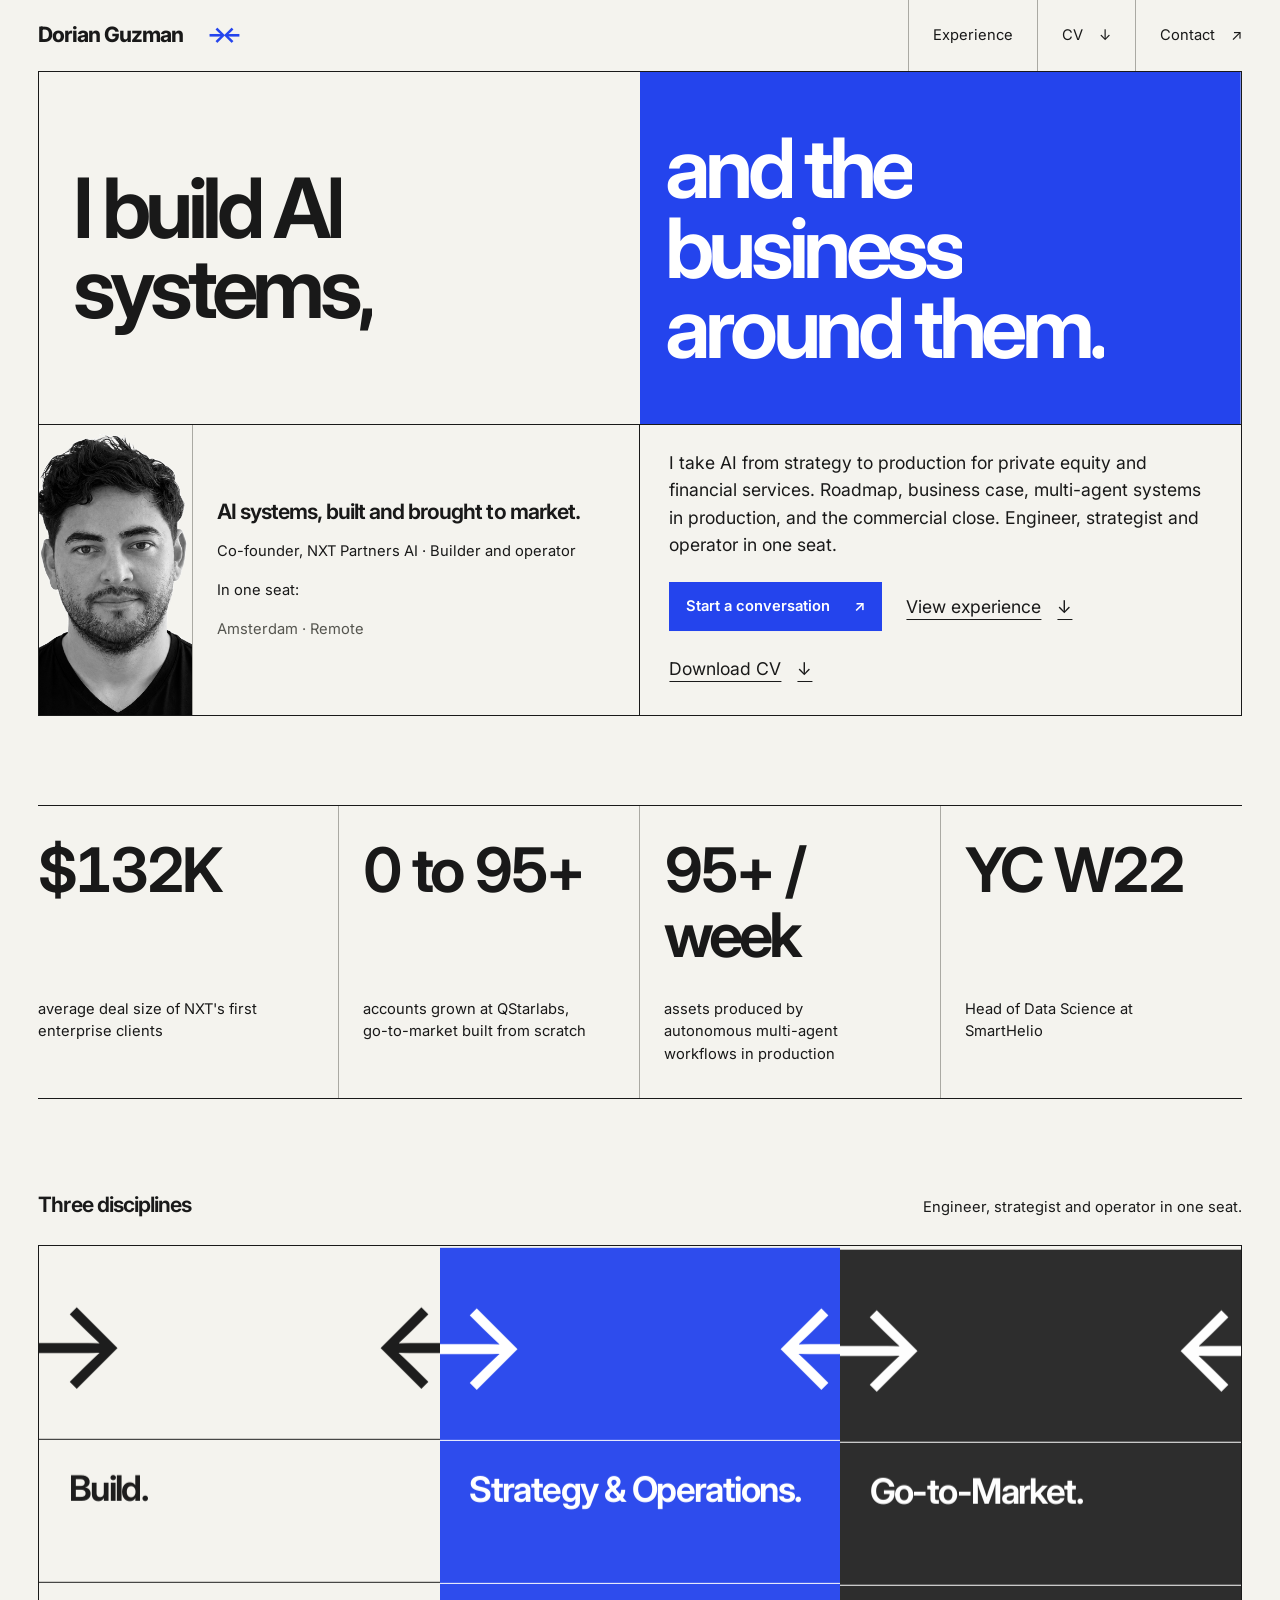
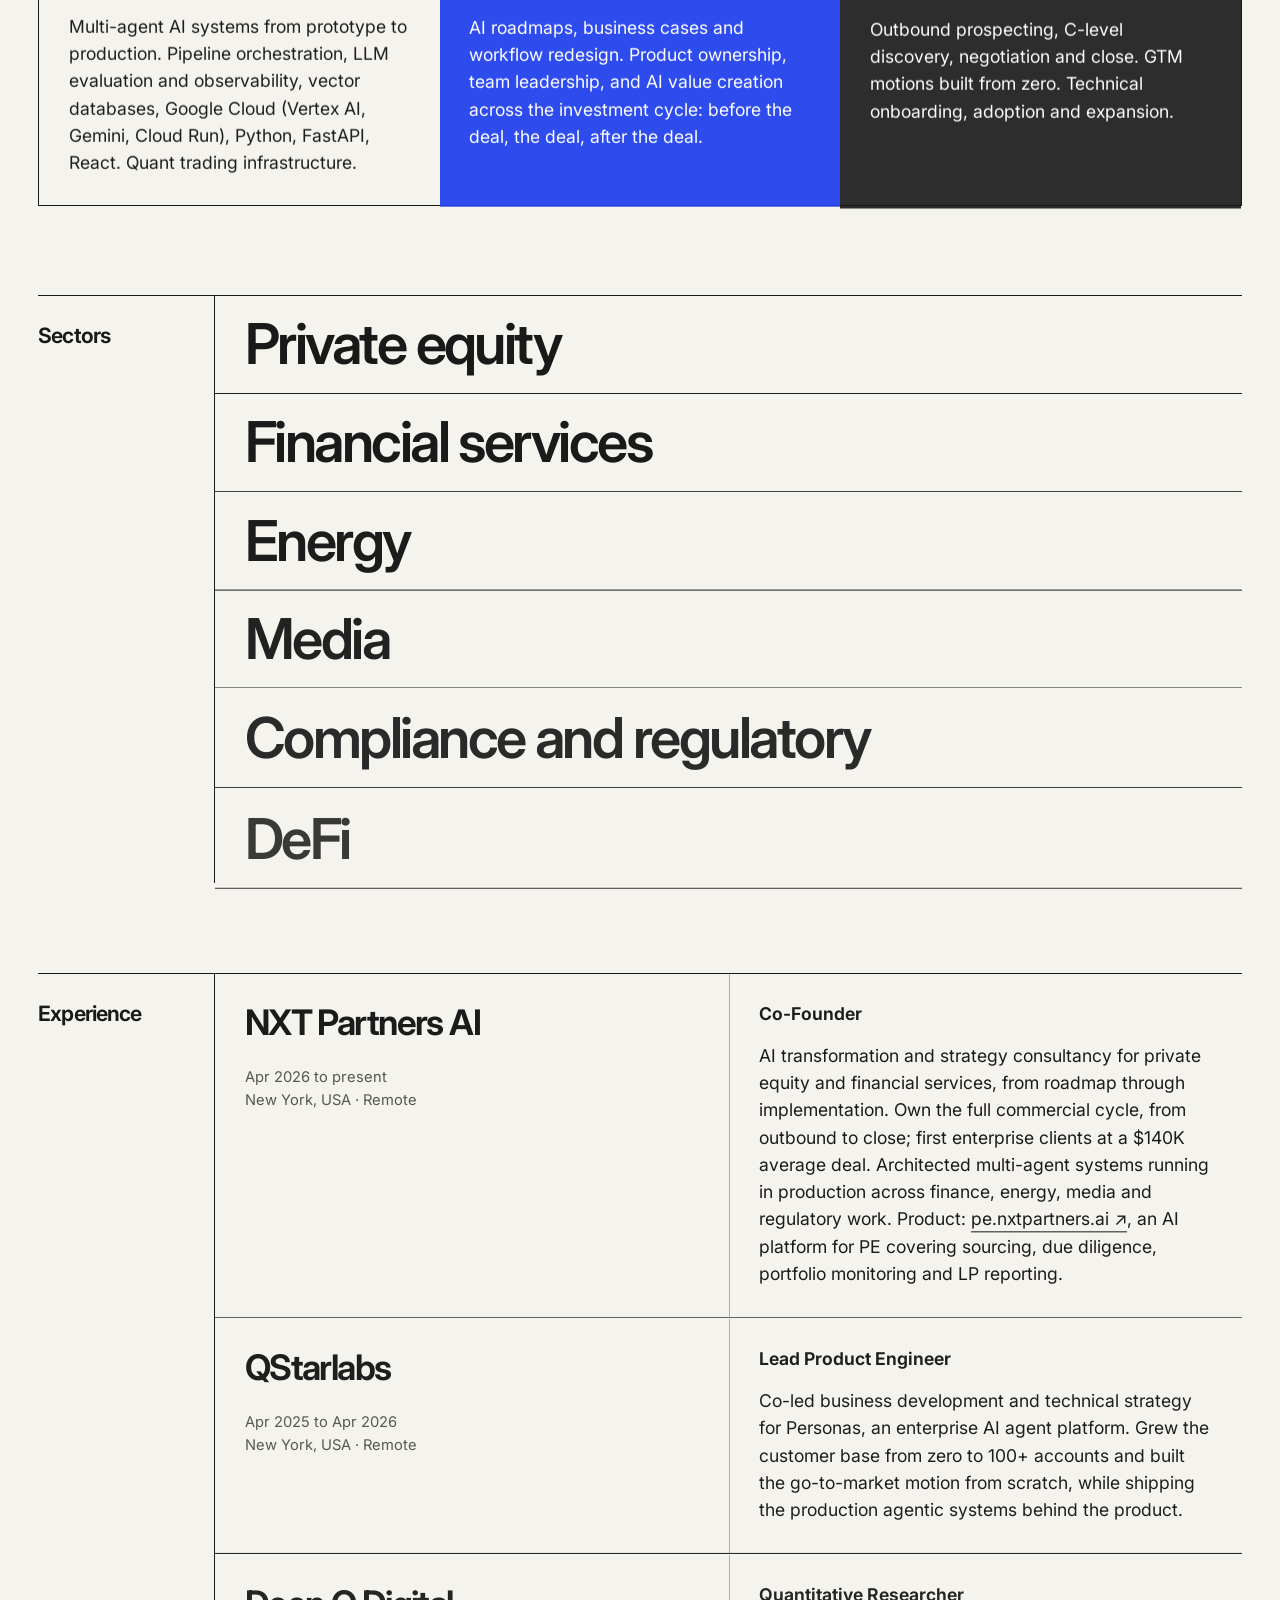
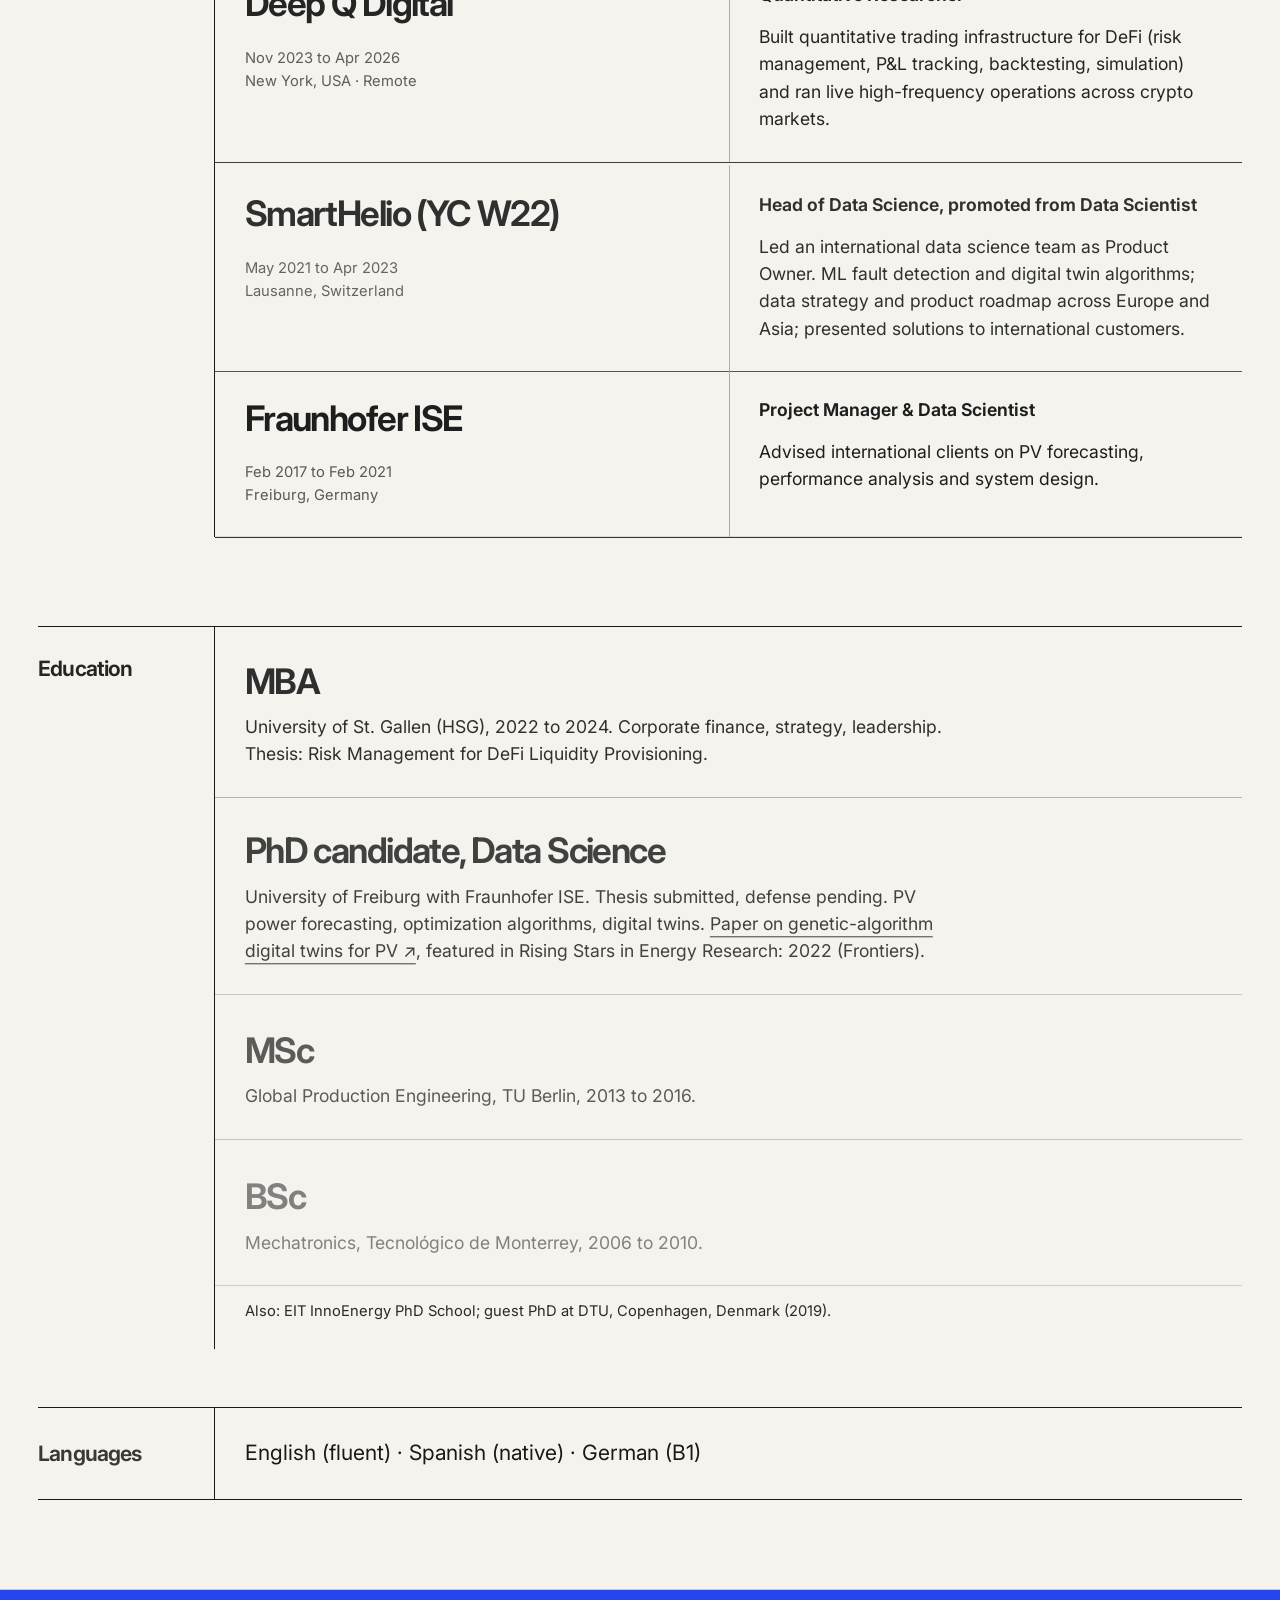
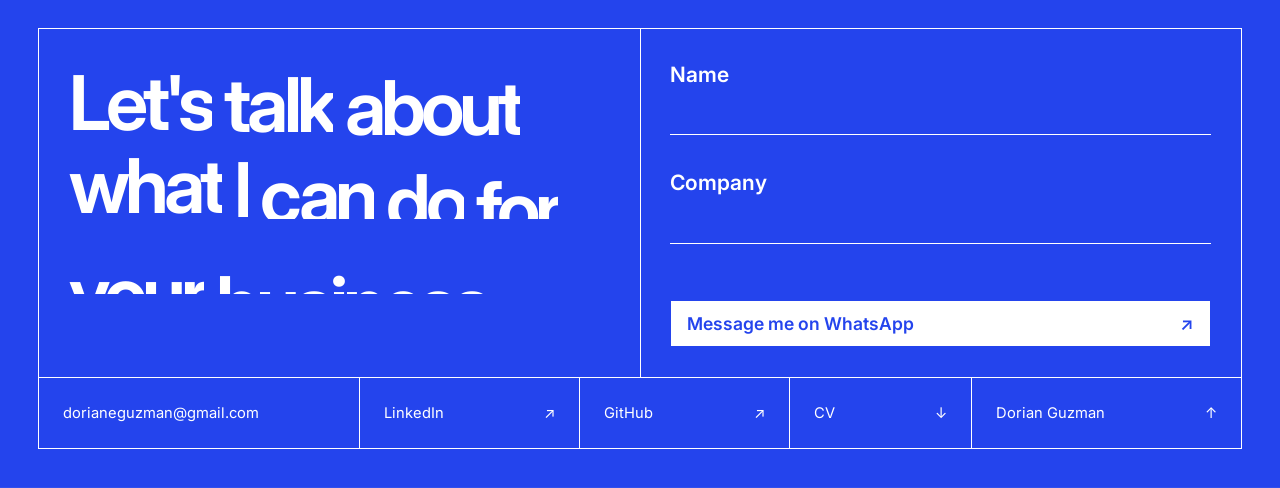
<file: index.html>
<!doctype html>
<html lang="en">
<head>
    <meta charset="utf-8">
    <meta name="viewport" content="width=device-width, initial-scale=1">
    <meta name="theme-color" content="#2444ed">
    <title>Dorian Guzman | AI systems, built and brought to market</title>
    <meta name="description" content="Dorian Guzman, co-founder of NXT Partners AI. Builds multi-agent AI systems and the business around them: strategy, operations and go-to-market for private equity and financial services.">
    <link rel="canonical" href="https://dorianguzman.github.io/">

    <meta property="og:type" content="profile">
    <meta property="og:title" content="Dorian Guzman | AI systems, built and brought to market">
    <meta property="og:description" content="Co-founder of NXT Partners AI. Engineer, strategist and operator in one seat.">
    <meta property="og:url" content="https://dorianguzman.github.io/">
    <meta property="og:image" content="https://dorianguzman.github.io/assets/images/og-image.png">
    <meta name="twitter:card" content="summary_large_image">
    <meta name="twitter:title" content="Dorian Guzman | AI systems, built and brought to market">
    <meta name="twitter:description" content="Co-founder of NXT Partners AI. Engineer, strategist and operator in one seat.">
    <meta name="twitter:image" content="https://dorianguzman.github.io/assets/images/og-image.png">

    <link rel="icon" type="image/svg+xml" href="assets/favicon.svg">
    <link rel="icon" type="image/png" sizes="32x32" href="assets/favicon-32x32.png">
    <link rel="icon" type="image/png" sizes="16x16" href="assets/favicon-16x16.png">
    <link rel="apple-touch-icon" sizes="180x180" href="assets/apple-touch-icon.png">

    <link rel="preconnect" href="https://fonts.googleapis.com">
    <link rel="preconnect" href="https://fonts.gstatic.com" crossorigin>
    <link href="https://fonts.googleapis.com/css2?family=Inter:wght@400;500;600;650;700;750;800&display=swap" rel="stylesheet">
    <link rel="stylesheet" href="css/style.css">

    <!-- Motion gate: hide the hero intro before first paint only when motion is allowed; reveal anyway if GSAP never arrives. -->
    <script>
        if (matchMedia('(prefers-reduced-motion: no-preference)').matches) {
            document.documentElement.classList.add('motion');
            setTimeout(function () { if (!window.gsap) document.documentElement.classList.remove('motion'); }, 3000);
        }
    </script>
    <script src="js/vendor/gsap.min.js" defer></script>
    <script src="js/vendor/ScrollTrigger.min.js" defer></script>
    <script src="js/main.js" defer></script>

    <script type="application/ld+json">
    {
      "@context": "https://schema.org",
      "@type": "Person",
      "name": "Dorian Guzman",
      "jobTitle": "Co-Founder",
      "worksFor": { "@type": "Organization", "name": "NXT Partners AI", "url": "https://pe.nxtpartners.ai" },
      "description": "AI systems builder and operator: multi-agent AI in production, strategy and operations, and go-to-market for private equity and financial services.",
      "url": "https://dorianguzman.github.io",
      "image": "https://dorianguzman.github.io/assets/images/profile.png",
      "sameAs": [
        "https://www.linkedin.com/in/dorianguzmanrazo/",
        "https://github.com/dorianguzman",
        "https://github.com/dorian014"
      ],
      "alumniOf": [
        { "@type": "CollegeOrUniversity", "name": "University of St. Gallen (HSG)" },
        { "@type": "CollegeOrUniversity", "name": "University of Freiburg" },
        { "@type": "CollegeOrUniversity", "name": "Technische Universität Berlin" },
        { "@type": "CollegeOrUniversity", "name": "Tecnológico de Monterrey" }
      ],
      "hasCredential": [
        { "@type": "EducationalOccupationalCredential", "credentialCategory": "degree", "name": "MBA, University of St. Gallen" },
        { "@type": "EducationalOccupationalCredential", "credentialCategory": "degree", "name": "MSc Global Production Engineering, TU Berlin" },
        { "@type": "EducationalOccupationalCredential", "credentialCategory": "degree", "name": "BSc Mechatronics, Tecnológico de Monterrey" }
      ],
      "knowsAbout": [
        "Agentic AI Systems",
        "Multi-Agent Systems",
        "AI Strategy",
        "AI Value Creation in Private Equity",
        "Go-to-Market",
        "Data Science",
        "Quantitative Research",
        "Optimization"
      ]
    }
    </script>
</head>
<body>
<div class="progress" aria-hidden="true"></div>

<header class="header">
    <a class="wordmark" href="#top">Dorian Guzman<span class="brand-symbol" aria-hidden="true">→←</span></a>
    <nav aria-label="Main">
        <a href="#experience">Experience</a>
        <a href="assets/cv/dorian-guzman-cv.pdf" download>CV <span aria-hidden="true">↓</span></a>
        <a href="#contact">Contact <span aria-hidden="true">↗</span></a>
    </nav>
</header>

<main id="top">
    <section class="hero" aria-labelledby="hero-title">
        <h1 id="hero-title" class="split-title">
            <span class="hero-half left-half" data-split>I build AI<br>systems,</span>
            <span class="hero-half right-half" data-split>and the<br>business<br>around them.</span>
        </h1>
        <div class="hero-bottom">
            <div class="identity">
                <div class="portrait"><img src="assets/images/profile.png" alt="Dorian Guzman" width="1066" height="1066" fetchpriority="high"></div>
                <div class="identity-copy">
                    <p class="positioning">AI systems, built and brought to market.</p>
                    <p>Co-founder, NXT Partners AI · Builder and operator</p>
                    <p class="cycler">
                        <span class="sr-only">In one seat: engineer, strategist, operator and closer.</span>
                        <span aria-hidden="true">In one seat: <span class="cycler-window"><span class="cycler-all">Engineer · Strategist · Operator · Closer</span><span class="cycler-word"></span></span></span>
                    </p>
                    <p class="location">Amsterdam · Remote</p>
                </div>
            </div>
            <div class="hero-intro">
                <p>I take AI from strategy to production for private equity and financial services. Roadmap, business case, multi-agent systems in production, and the commercial close. Engineer, strategist and operator in one seat.</p>
                <div class="actions">
                    <a class="button primary" href="#contact">Start a conversation <span aria-hidden="true">↗</span></a>
                    <a class="text-link" href="#experience">View experience <span aria-hidden="true">↓</span></a>
                    <a class="text-link" href="assets/cv/dorian-guzman-cv.pdf" download>Download CV <span aria-hidden="true">↓</span></a>
                </div>
            </div>
        </div>
    </section>

    <section class="proof section-space" aria-label="Proof">
        <dl class="proof-grid">
            <div class="proof-item" data-rise><dt>$<span class="count" data-to="140">140</span>K</dt><dd>average deal size of NXT's first enterprise clients</dd></div>
            <div class="proof-item" data-rise><dt>0 to <span class="count" data-to="100">100</span>+</dt><dd>accounts grown at QStarlabs, go-to-market built from scratch</dd></div>
            <div class="proof-item" data-rise><dt><span class="count" data-to="100">100</span>+ / week</dt><dd>assets produced by autonomous multi-agent workflows in production</dd></div>
            <div class="proof-item" data-rise><dt>YC W22</dt><dd>Head of Data Science at SmartHelio</dd></div>
        </dl>
    </section>

    <section class="disciplines section-space" aria-label="Three disciplines">
        <div class="section-heading" data-rise><h2>Three disciplines</h2><p>Engineer, strategist and operator in one seat.</p></div>
        <div class="discipline-grid">
            <article class="discipline" data-rise>
                <div class="converge" aria-hidden="true"><span>→</span><span>←</span></div>
                <h3>Build.</h3>
                <p>Multi-agent AI systems from prototype to production. Pipeline orchestration, LLM evaluation and observability, vector databases, Google Cloud (Vertex AI, Gemini, Cloud Run), Python, FastAPI, React. Quant trading infrastructure.</p>
            </article>
            <article class="discipline" data-rise>
                <div class="converge" aria-hidden="true"><span>→</span><span>←</span></div>
                <h3>Strategy &amp; Operations.</h3>
                <p>AI roadmaps, business cases and workflow redesign. Product ownership, team leadership, and AI value creation across the investment cycle: before the deal, the deal, after the deal.</p>
            </article>
            <article class="discipline" data-rise>
                <div class="converge" aria-hidden="true"><span>→</span><span>←</span></div>
                <h3>Go-to-Market.</h3>
                <p>Outbound prospecting, C-level discovery, negotiation and close. GTM motions built from zero. Technical onboarding, adoption and expansion.</p>
            </article>
        </div>
    </section>

    <section class="editorial sectors section-space" aria-labelledby="sectors-title">
        <h2 id="sectors-title" data-rise>Sectors</h2>
        <ul>
            <li data-rise>Private equity</li>
            <li data-rise>Financial services</li>
            <li data-rise>Energy</li>
            <li data-rise>Media</li>
            <li data-rise>Compliance and regulatory</li>
            <li data-rise>DeFi</li>
        </ul>
    </section>

    <section class="editorial experience section-space" id="experience" aria-labelledby="experience-title">
        <h2 id="experience-title" data-rise>Experience</h2>
        <div class="career-list">
            <article class="career-row" data-rise>
                <div class="career-title"><h3>NXT Partners AI</h3><p>Apr 2026 to present<br>New York, USA · Remote</p></div>
                <div class="career-detail"><h4>Co-Founder</h4><p>AI transformation and strategy consultancy for private equity and financial services, from roadmap through implementation. Own the full commercial cycle, from outbound to close; first enterprise clients at a $140K average deal. Architected multi-agent systems running in production across finance, energy, media and regulatory work. Product: <a href="https://pe.nxtpartners.ai" target="_blank" rel="noopener noreferrer">pe.nxtpartners.ai <span aria-hidden="true">↗</span></a>, an AI platform for PE covering sourcing, due diligence, portfolio monitoring and LP reporting.</p></div>
            </article>
            <article class="career-row" data-rise>
                <div class="career-title"><h3>QStarlabs</h3><p>Apr 2025 to Apr 2026<br>New York, USA · Remote</p></div>
                <div class="career-detail"><h4>Lead Product Engineer</h4><p>Co-led business development and technical strategy for Personas, an enterprise AI agent platform. Grew the customer base from zero to 100+ accounts and built the go-to-market motion from scratch, while shipping the production agentic systems behind the product.</p></div>
            </article>
            <article class="career-row" data-rise>
                <div class="career-title"><h3>Deep Q Digital</h3><p>Nov 2023 to Apr 2026<br>New York, USA · Remote</p></div>
                <div class="career-detail"><h4>Quantitative Researcher</h4><p>Built quantitative trading infrastructure for DeFi (risk management, P&amp;L tracking, backtesting, simulation) and ran live high-frequency operations across crypto markets.</p></div>
            </article>
            <article class="career-row" data-rise>
                <div class="career-title"><h3>SmartHelio (YC W22)</h3><p>May 2021 to Apr 2023<br>Lausanne, Switzerland</p></div>
                <div class="career-detail"><h4>Head of Data Science, promoted from Data Scientist</h4><p>Led an international data science team as Product Owner. ML fault detection and digital twin algorithms; data strategy and product roadmap across Europe and Asia; presented solutions to international customers.</p></div>
            </article>
            <article class="career-row" data-rise>
                <div class="career-title"><h3>Fraunhofer ISE</h3><p>Feb 2017 to Feb 2021<br>Freiburg, Germany</p></div>
                <div class="career-detail"><h4>Project Manager &amp; Data Scientist</h4><p>Advised international clients on PV forecasting, performance analysis and system design.</p></div>
            </article>
        </div>
    </section>

    <section class="editorial education section-space" aria-labelledby="education-title">
        <h2 id="education-title" data-rise>Education</h2>
        <div>
            <article class="education-row" data-rise><h3>MBA</h3><p>University of St. Gallen (HSG), 2022 to 2024. Corporate finance, strategy, leadership. Thesis: Risk Management for DeFi Liquidity Provisioning.</p></article>
            <article class="education-row" data-rise><h3>PhD candidate, Data Science</h3><p>University of Freiburg with Fraunhofer ISE. Thesis submitted, defense pending. PV power forecasting, optimization algorithms, digital twins. <a href="https://doi.org/10.3389/fenrg.2023.1060215" target="_blank" rel="noopener noreferrer">Paper on genetic-algorithm digital twins for PV <span aria-hidden="true">↗</span></a>, featured in Rising Stars in Energy Research: 2022 (Frontiers).</p></article>
            <article class="education-row" data-rise><h3>MSc</h3><p>Global Production Engineering, TU Berlin, 2013 to 2016.</p></article>
            <article class="education-row" data-rise><h3>BSc</h3><p>Mechatronics, Tecnológico de Monterrey, 2006 to 2010.</p></article>
            <p class="also" data-rise>Also: EIT InnoEnergy PhD School; guest PhD at DTU, Copenhagen, Denmark (2019).</p>
        </div>
    </section>

    <section class="editorial languages" aria-labelledby="languages-title">
        <h2 id="languages-title" data-rise>Languages</h2>
        <p>English (fluent) · Spanish (native) · German (B1)</p>
    </section>

    <section class="contact" id="contact" aria-labelledby="contact-title">
        <div class="contact-main">
            <h2 id="contact-title" data-split>Let's talk about what I can do for your business.</h2>
            <form id="whatsapp-form" action="https://wa.me/4915739511230" method="get" target="_blank" rel="noopener noreferrer">
                <label for="name">Name</label>
                <input id="name" name="name" autocomplete="name" required maxlength="120">
                <label for="company">Company</label>
                <input id="company" name="company" autocomplete="organization" required maxlength="160">
                <button class="button" type="submit">Message me on WhatsApp <span aria-hidden="true">↗</span></button>
            </form>
        </div>
        <footer>
            <a href="mailto:dorianeguzman@gmail.com">dorianeguzman@gmail.com</a>
            <a href="https://www.linkedin.com/in/dorianguzmanrazo/" target="_blank" rel="noopener noreferrer">LinkedIn <span aria-hidden="true">↗</span></a>
            <a href="https://github.com/dorianguzman" target="_blank" rel="noopener noreferrer">GitHub <span aria-hidden="true">↗</span></a>
            <a href="assets/cv/dorian-guzman-cv.pdf" download>CV <span aria-hidden="true">↓</span></a>
            <a href="#top">Dorian Guzman <span aria-hidden="true">↑</span></a>
        </footer>
    </section>
</main>
</body>
</html>
</file>
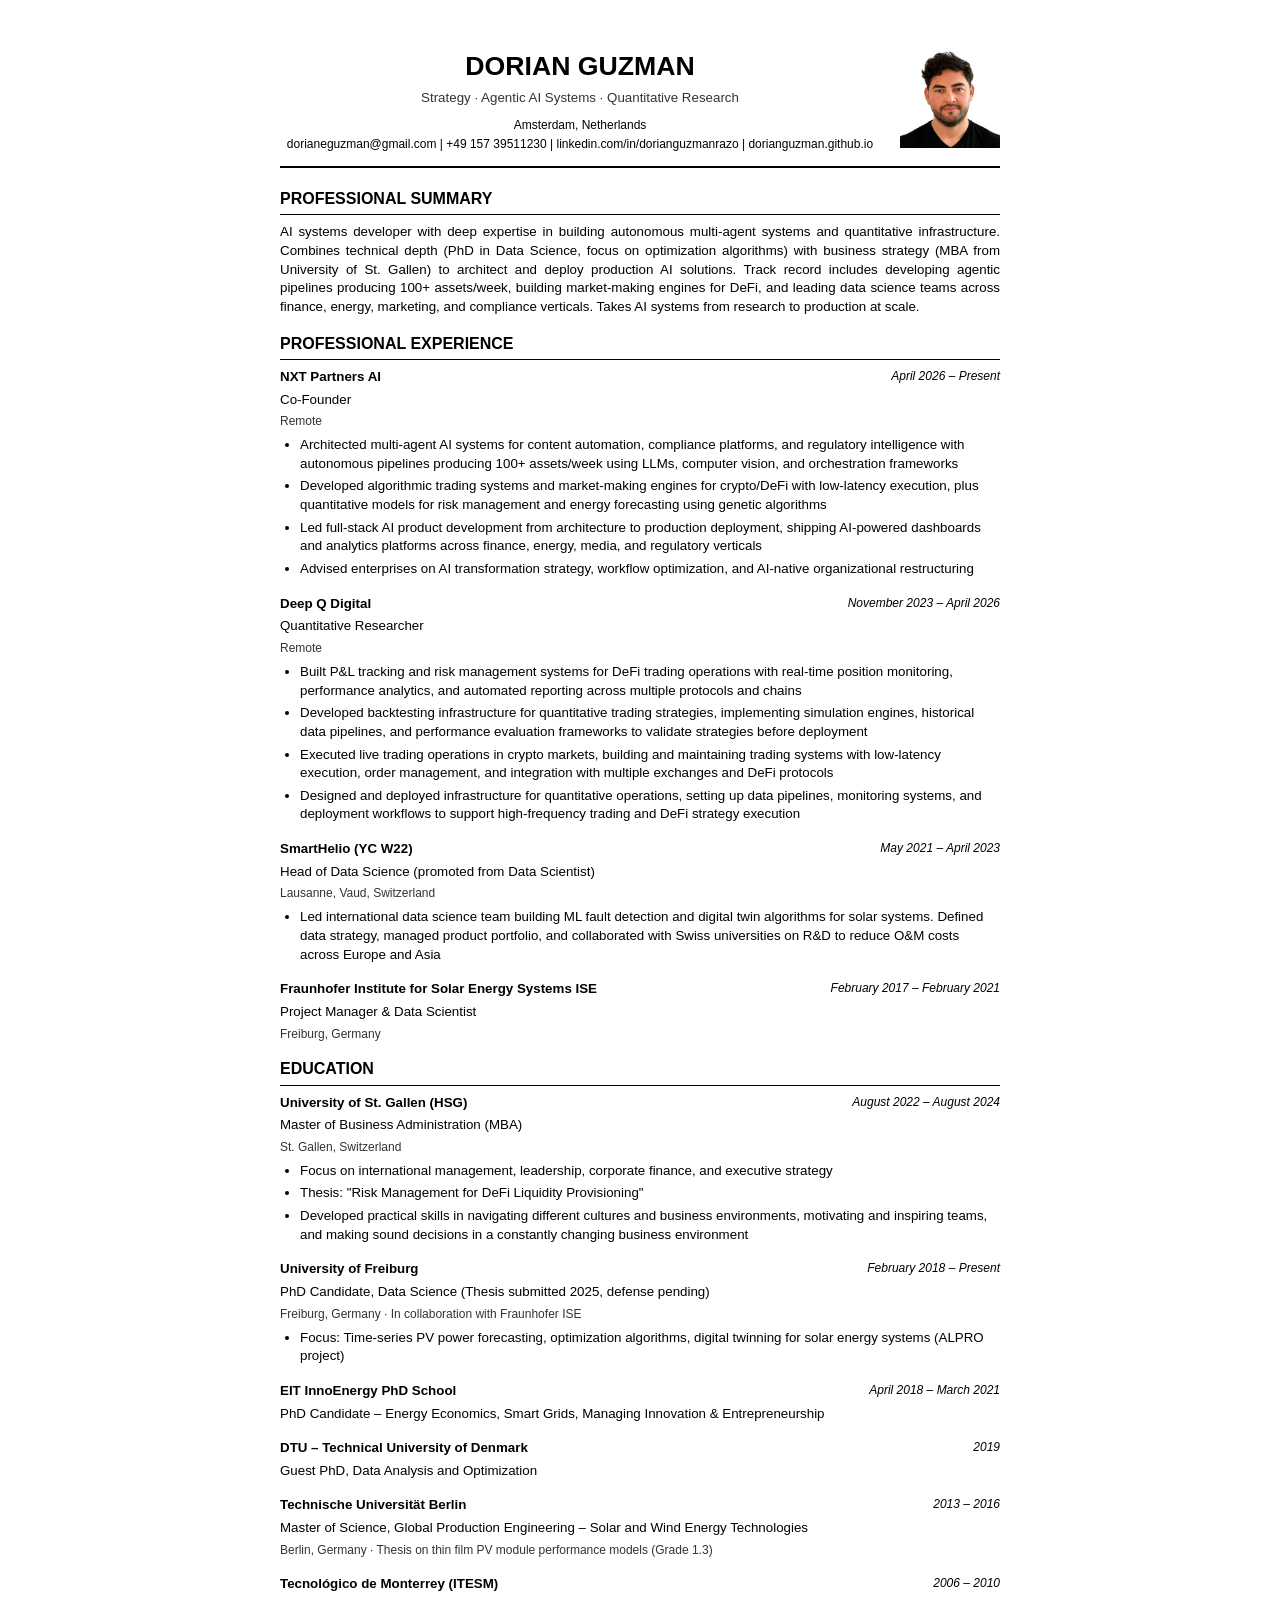
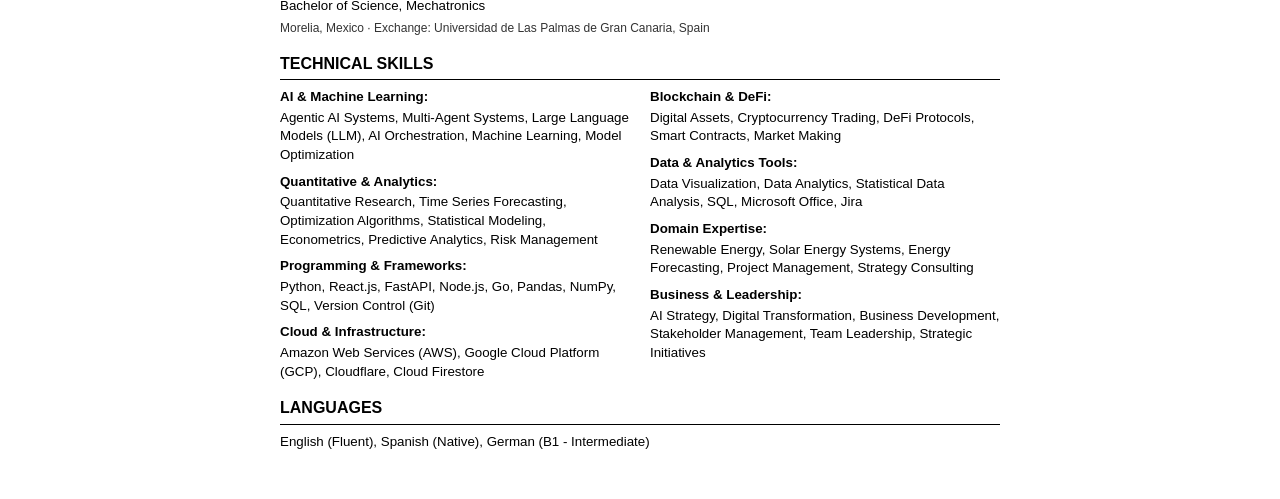
<file: assets/pdf/cv-template.html>
<!DOCTYPE html>
<html lang="en">
<head>
    <meta charset="UTF-8">
    <meta name="viewport" content="width=device-width, initial-scale=1.0">
    <title>Dorian Guzman - CV</title>
    <style>
        /* ATS-Optimized Styles - Simple, Clean, Parseable */
        * {
            margin: 0;
            padding: 0;
            box-sizing: border-box;
        }

        body {
            font-family: Arial, Helvetica, sans-serif;
            font-size: 10pt;
            line-height: 1.4;
            color: #000000;
            background: #ffffff;
            max-width: 8.5in;
            margin: 0 auto;
            padding: 0.5in;
        }

        /* Header */
        .header {
            position: relative;
            text-align: center;
            margin-bottom: 20px;
            border-bottom: 2px solid #000000;
            padding-bottom: 10px;
            min-height: 120px;
        }

        .profile-photo {
            position: absolute;
            right: 0;
            top: 0;
            width: 100px;
            height: 100px;
            object-fit: cover;
        }

        .name {
            font-size: 20pt;
            font-weight: bold;
            margin-bottom: 4px;
            padding-right: 120px;
        }

        .title-line {
            font-size: 10pt;
            color: #333333;
            margin-bottom: 8px;
            padding-right: 120px;
        }

        .contact {
            font-size: 9pt;
            line-height: 1.6;
            padding-right: 120px;
        }

        .contact a {
            color: #000000;
            text-decoration: none;
        }

        /* Section Headings */
        h2 {
            font-size: 12pt;
            font-weight: bold;
            text-transform: uppercase;
            margin-top: 16px;
            margin-bottom: 8px;
            border-bottom: 1px solid #000000;
            padding-bottom: 4px;
        }

        /* Summary */
        .summary {
            margin-bottom: 16px;
            text-align: justify;
        }

        /* Experience & Education Entries */
        .entry {
            margin-bottom: 16px;
        }

        .entry-header {
            display: flex;
            justify-content: space-between;
            margin-bottom: 4px;
        }

        .company, .school {
            font-weight: bold;
            font-size: 10pt;
        }

        .dates {
            font-style: italic;
            font-size: 9pt;
        }

        .title, .degree {
            font-size: 10pt;
            margin-bottom: 4px;
        }

        .location {
            font-size: 9pt;
            color: #333333;
            margin-bottom: 6px;
        }

        /* Bullet Points */
        ul {
            margin-left: 20px;
            margin-top: 4px;
        }

        li {
            margin-bottom: 4px;
        }

        /* Skills */
        .skills-list {
            columns: 2;
            column-gap: 20px;
        }

        .skill-category {
            margin-bottom: 8px;
            break-inside: avoid;
        }

        .skill-category strong {
            display: block;
            margin-bottom: 2px;
        }

        /* Publications */
        .publication {
            margin-bottom: 8px;
            text-align: justify;
        }

        /* Print Optimization - Match Screen Rendering Exactly */
        @media print {
            * {
                -webkit-print-color-adjust: exact !important;
                print-color-adjust: exact !important;
            }

            /* Keep exact same dimensions as screen */
            body {
                padding: 0.25in 0.02in 0.5in 0.02in !important;  /* top 0.25in, right 0.02in, bottom 0.5in, left 0.02in */
                margin: 0 !important;
                max-width: 8.5in !important;
            }

            /* Prevent page breaks inside important sections */
            .entry, .skill-category, .header {
                page-break-inside: avoid;
                break-inside: avoid;
            }

            h2 {
                page-break-after: avoid;
            }

            /* Ensure images print */
            img {
                max-width: 100%;
            }

            /* Remove any links underlines in print */
            a {
                text-decoration: none !important;
            }
        }

    </style>
</head>
<body>

<!-- Header -->
<div class="header">
    <img src="../images/profile.png" alt="Dorian Guzman" class="profile-photo">
    <div class="name">DORIAN GUZMAN</div>
    <div class="title-line">Strategy · Agentic AI Systems · Quantitative Research</div>
    <div class="contact">
        Amsterdam, Netherlands<br>
        <a href="mailto:dorianeguzman@gmail.com">dorianeguzman@gmail.com</a> |
        +49 157 39511230 |
        <a href="https://linkedin.com/in/dorianguzmanrazo">linkedin.com/in/dorianguzmanrazo</a> |
        <a href="https://dorianguzman.github.io">dorianguzman.github.io</a>
    </div>
</div>

<!-- Professional Summary -->
<h2>Professional Summary</h2>
<div class="summary">
AI systems developer with deep expertise in building autonomous multi-agent systems and quantitative infrastructure. Combines technical depth (PhD in Data Science, focus on optimization algorithms) with business strategy (MBA from University of St. Gallen) to architect and deploy production AI solutions. Track record includes developing agentic pipelines producing 100+ assets/week, building market-making engines for DeFi, and leading data science teams across finance, energy, marketing, and compliance verticals. Takes AI systems from research to production at scale.
</div>

<!-- Experience -->
<h2>Professional Experience</h2>

<div class="entry">
    <div class="entry-header">
        <div class="company">NXT Partners AI</div>
        <div class="dates">April 2026 – Present</div>
    </div>
    <div class="title">Co-Founder</div>
    <div class="location">Remote</div>
    <ul>
        <li>Architected multi-agent AI systems for content automation, compliance platforms, and regulatory intelligence with autonomous pipelines producing 100+ assets/week using LLMs, computer vision, and orchestration frameworks</li>
        <li>Developed algorithmic trading systems and market-making engines for crypto/DeFi with low-latency execution, plus quantitative models for risk management and energy forecasting using genetic algorithms</li>
        <li>Led full-stack AI product development from architecture to production deployment, shipping AI-powered dashboards and analytics platforms across finance, energy, media, and regulatory verticals</li>
        <li>Advised enterprises on AI transformation strategy, workflow optimization, and AI-native organizational restructuring</li>
    </ul>
</div>

<div class="entry">
    <div class="entry-header">
        <div class="company">Deep Q Digital</div>
        <div class="dates">November 2023 – April 2026</div>
    </div>
    <div class="title">Quantitative Researcher</div>
    <div class="location">Remote</div>
    <ul>
        <li>Built P&L tracking and risk management systems for DeFi trading operations with real-time position monitoring, performance analytics, and automated reporting across multiple protocols and chains</li>
        <li>Developed backtesting infrastructure for quantitative trading strategies, implementing simulation engines, historical data pipelines, and performance evaluation frameworks to validate strategies before deployment</li>
        <li>Executed live trading operations in crypto markets, building and maintaining trading systems with low-latency execution, order management, and integration with multiple exchanges and DeFi protocols</li>
        <li>Designed and deployed infrastructure for quantitative operations, setting up data pipelines, monitoring systems, and deployment workflows to support high-frequency trading and DeFi strategy execution</li>
    </ul>
</div>

<div class="entry">
    <div class="entry-header">
        <div class="company">SmartHelio (YC W22)</div>
        <div class="dates">May 2021 – April 2023</div>
    </div>
    <div class="title">Head of Data Science (promoted from Data Scientist)</div>
    <div class="location">Lausanne, Vaud, Switzerland</div>
    <ul>
        <li>Led international data science team building ML fault detection and digital twin algorithms for solar systems. Defined data strategy, managed product portfolio, and collaborated with Swiss universities on R&D to reduce O&M costs across Europe and Asia</li>
    </ul>
</div>

<div class="entry">
    <div class="entry-header">
        <div class="company">Fraunhofer Institute for Solar Energy Systems ISE</div>
        <div class="dates">February 2017 – February 2021</div>
    </div>
    <div class="title">Project Manager & Data Scientist</div>
    <div class="location">Freiburg, Germany</div>
</div>

<!-- Education -->
<h2>Education</h2>

<div class="entry">
    <div class="entry-header">
        <div class="school">University of St. Gallen (HSG)</div>
        <div class="dates">August 2022 – August 2024</div>
    </div>
    <div class="degree">Master of Business Administration (MBA)</div>
    <div class="location">St. Gallen, Switzerland</div>
    <ul>
        <li>Focus on international management, leadership, corporate finance, and executive strategy</li>
        <li>Thesis: "Risk Management for DeFi Liquidity Provisioning"</li>
        <li>Developed practical skills in navigating different cultures and business environments, motivating and inspiring teams, and making sound decisions in a constantly changing business environment</li>
    </ul>
</div>

<div class="entry">
    <div class="entry-header">
        <div class="school">University of Freiburg</div>
        <div class="dates">February 2018 – Present</div>
    </div>
    <div class="degree">PhD Candidate, Data Science (Thesis submitted 2025, defense pending)</div>
    <div class="location">Freiburg, Germany · In collaboration with Fraunhofer ISE</div>
    <ul>
        <li>Focus: Time-series PV power forecasting, optimization algorithms, digital twinning for solar energy systems (ALPRO project)</li>
    </ul>
</div>

<div class="entry">
    <div class="entry-header">
        <div class="school">EIT InnoEnergy PhD School</div>
        <div class="dates">April 2018 – March 2021</div>
    </div>
    <div class="degree">PhD Candidate – Energy Economics, Smart Grids, Managing Innovation & Entrepreneurship</div>
</div>

<div class="entry">
    <div class="entry-header">
        <div class="school">DTU – Technical University of Denmark</div>
        <div class="dates">2019</div>
    </div>
    <div class="degree">Guest PhD, Data Analysis and Optimization</div>
</div>

<div class="entry">
    <div class="entry-header">
        <div class="school">Technische Universität Berlin</div>
        <div class="dates">2013 – 2016</div>
    </div>
    <div class="degree">Master of Science, Global Production Engineering – Solar and Wind Energy Technologies</div>
    <div class="location">Berlin, Germany · Thesis on thin film PV module performance models (Grade 1.3)</div>
</div>

<div class="entry">
    <div class="entry-header">
        <div class="school">Tecnológico de Monterrey (ITESM)</div>
        <div class="dates">2006 – 2010</div>
    </div>
    <div class="degree">Bachelor of Science, Mechatronics</div>
    <div class="location">Morelia, Mexico · Exchange: Universidad de Las Palmas de Gran Canaria, Spain</div>
</div>

<!-- Technical Skills -->
<h2>Technical Skills</h2>
<div class="skills-list">
    <div class="skill-category">
        <strong>AI & Machine Learning:</strong> Agentic AI Systems, Multi-Agent Systems, Large Language Models (LLM), AI Orchestration, Machine Learning, Model Optimization
    </div>
    <div class="skill-category">
        <strong>Quantitative & Analytics:</strong> Quantitative Research, Time Series Forecasting, Optimization Algorithms, Statistical Modeling, Econometrics, Predictive Analytics, Risk Management
    </div>
    <div class="skill-category">
        <strong>Programming & Frameworks:</strong> Python, React.js, FastAPI, Node.js, Go, Pandas, NumPy, SQL, Version Control (Git)
    </div>
    <div class="skill-category">
        <strong>Cloud & Infrastructure:</strong> Amazon Web Services (AWS), Google Cloud Platform (GCP), Cloudflare, Cloud Firestore
    </div>
    <div class="skill-category">
        <strong>Blockchain & DeFi:</strong> Digital Assets, Cryptocurrency Trading, DeFi Protocols, Smart Contracts, Market Making
    </div>
    <div class="skill-category">
        <strong>Data & Analytics Tools:</strong> Data Visualization, Data Analytics, Statistical Data Analysis, SQL, Microsoft Office, Jira
    </div>
    <div class="skill-category">
        <strong>Domain Expertise:</strong> Renewable Energy, Solar Energy Systems, Energy Forecasting, Project Management, Strategy Consulting
    </div>
    <div class="skill-category">
        <strong>Business & Leadership:</strong> AI Strategy, Digital Transformation, Business Development, Stakeholder Management, Team Leadership, Strategic Initiatives
    </div>
</div>

<!-- Languages -->
<h2>Languages</h2>
<p>English (Fluent), Spanish (Native), German (B1 - Intermediate)</p>

</body>
</html>
</file>
<file: css/style.css>
/* Dorian Guzman: Swiss split design. Every value lives in :root; restyle here. */
:root {
  --paper: #f4f3ee; --ink: #191919; --blue: #2444ed; --white: #fff; --muted: #55554f; --line: #aaa9a3;
  --font: 'Inter', 'Helvetica Neue', Arial, sans-serif;
  --small: clamp(.875rem, .84rem + .1vw, .9375rem); --body: clamp(1rem, .94rem + .2vw, 1.125rem); --label: clamp(1.1rem, 1rem + .4vw, 1.4rem);
  --hero: clamp(2.7rem, 6.5vw, 8.5rem); --title: min(clamp(1.75rem, 2.75vw, 3.25rem), 9vw); --metric: min(clamp(2.5rem, 4.8vw, 5rem), 14vw); --sector: min(clamp(1.9rem, 4.4vw, 5rem), 8.5vw); --contact: min(clamp(2.6rem, 5.9vw, 6.5rem), 12vw); --arrow: min(clamp(5rem, 10vw, 11rem), 22vw); --mobile-hero: min(clamp(2.25rem, 9.5vw, 3.5rem), 11vw);
  /* display sizes: the vw ceiling never binds at default text size; it keeps 200% text from pushing headlines off a phone screen */ --portrait-phone: 6.5rem; --identity-copy: 10rem;
  --tight: -.065em; --tracking: -.045em; --arrow-tracking: -.14em; --brand-tracking: -.25em;
  --leading: 1.55; --headline-leading: .96; --title-leading: 1.1; --label-leading: 1.2;
  --s0: .375rem; --s1: .75rem; --s2: 1rem; --s3: 1.5rem; --s4: 2rem; --s5: 3rem;
  --gutter: clamp(1.2rem, 3vw, 3.5rem); --section: clamp(3.5rem, 7vw, 7.5rem); --panel: clamp(1.4rem, 2.3vw, 2.75rem);
  --rule: 1px; --radius: 0; --tap: 2.75rem; --progress: .1875rem; --accent-bar: .375rem;
  --max: 110rem; --column: 16rem; --hero-column: 27rem; --editorial-label: 11rem; --portrait: clamp(7rem, 12vw, 11rem); --hero-height: 22rem; --head-height: 4.5rem;
  --discipline-column: 20rem; --career-column: 19rem; --title-band: 9rem;
  --split-inset: 0vw; --split-travel: 5vw;           /* hero halves drift together on scroll (driven by js/main.js) */
  --fast: 180ms; --motion: 650ms; --ease: cubic-bezier(.22, 1, .36, 1); --nudge: .15em;
  --focus: .2rem; --focus-offset: .25rem; --mask-pad: .12em;
  --z-progress: 10;
  --edge: calc(max(0px, (100% - var(--max)) / 2) + var(--gutter));   /* header lines up with main's content edge at any width */
  --bleed: 100vmax;
}

/* Base */
* { box-sizing: border-box; }
html { scroll-behavior: smooth; scroll-padding-top: var(--s3); }
body { margin: 0; background: var(--paper); color: var(--ink); font: 400 var(--body)/var(--leading) var(--font); }
body, input, button { font-family: var(--font); }
::selection { background: var(--ink); color: var(--white); }
a { color: inherit; text-underline-offset: var(--s0); }
a, button, input { -webkit-tap-highlight-color: transparent; }
:focus-visible { outline: var(--focus) solid currentColor; outline-offset: var(--focus-offset); }
h1, h2, h3, h4, p, dl, dd { margin: 0; }
h1, h2, h3 { font-weight: 650; letter-spacing: var(--tracking); }
h1, h2, h3, h4 { overflow-wrap: break-word; hyphens: auto; }
button, input { border-radius: var(--radius); font-size: inherit; }
.sr-only { position: absolute; width: 1px; height: 1px; padding: 0; margin: -1px; overflow: hidden; clip: rect(0 0 0 0); white-space: nowrap; border: 0; }

/* Shared: arrow glyphs nudge toward where the link goes */
.button span, .text-link span, nav a span, footer a span { display: inline-block; transition: transform var(--fast) var(--ease); }
.button:hover span, nav a:hover span, footer a:hover span { transform: translate(var(--nudge), calc(-1 * var(--nudge))); }
.text-link:hover span { transform: translateY(var(--nudge)); }

/* Scroll progress */
.progress { position: fixed; inset: 0 0 auto 0; height: var(--progress); background: var(--blue); transform: scaleX(0); transform-origin: 0 50%; z-index: var(--z-progress); }

/* Header */
.header { display: flex; flex-wrap: wrap; justify-content: space-between; align-items: stretch; min-height: var(--head-height); border-bottom: var(--rule) solid var(--ink); margin-inline: var(--edge); }
.header a { text-decoration: none; display: flex; align-items: center; min-height: var(--tap); }
.wordmark { gap: var(--s3); font-weight: 750; font-size: var(--label); letter-spacing: var(--tracking); }
.brand-symbol { color: var(--blue); letter-spacing: var(--brand-tracking); padding-right: var(--s0); }
nav { display: flex; flex-wrap: wrap; }
nav a { border-left: var(--rule) solid var(--line); padding-inline: var(--s3); gap: var(--s2); font-size: var(--small); }
nav a:last-child { padding-right: 0; }

/* Hero */
main { max-width: var(--max); margin-inline: auto; }
.hero { margin-inline: var(--gutter); border-inline: var(--rule) solid var(--ink); border-bottom: var(--rule) solid var(--ink); }
.split-title { display: grid; grid-template-columns: repeat(2, minmax(0, 1fr)); font-size: var(--hero); line-height: var(--headline-leading); letter-spacing: var(--tight); font-weight: 650; }
.hero-half { padding: var(--panel); min-height: var(--hero-height); display: block; align-content: center; }
.left-half { padding-left: calc(var(--panel) + var(--split-inset)); }
.right-half { background: var(--blue); color: var(--white); padding-left: calc(var(--panel) - var(--split-inset)); }
.hero-bottom { display: grid; grid-template-columns: repeat(2, minmax(0, 1fr)); border-top: var(--rule) solid var(--ink); }
.identity { display: flex; flex-wrap: wrap; align-items: center; border-right: var(--rule) solid var(--ink); min-width: 0; }
.portrait { width: var(--portrait); flex-shrink: 0; align-self: stretch; border-right: var(--rule) solid var(--line); display: flex; align-items: flex-end; overflow: hidden; }
.portrait img { display: block; width: 100%; height: 100%; object-fit: cover; object-position: 50% 15%; filter: grayscale(1); transition: filter var(--motion) var(--ease), transform var(--motion) var(--ease); }
.identity:hover .portrait img { filter: grayscale(0); transform: scale(1.04); }
.identity-copy { flex: 1 1 var(--identity-copy); min-width: 0; padding: var(--s3); font-size: var(--small); }
.positioning { font-size: var(--label); line-height: var(--label-leading); font-weight: 650; letter-spacing: var(--tracking); margin-bottom: var(--s2); }
.location { color: var(--muted); margin-top: var(--s2); }
.cycler { margin-top: var(--s2); }
/* The full line always holds the space; single roles play over it, so the hero never changes height */
.cycler-window { display: inline-grid; overflow: hidden; vertical-align: bottom; color: var(--blue); font-weight: 650; }
.cycler-all, .cycler-word { grid-area: 1 / 1; }
.cycler-word { align-self: start; }
.hero-intro { padding: var(--s3) var(--panel); font-size: var(--body); }
.actions { display: flex; flex-wrap: wrap; gap: var(--s2) var(--s3); align-items: center; margin-top: var(--s3); }

/* Buttons and links */
.button { max-width: 100%; flex-wrap: wrap; min-height: var(--tap); padding: var(--s1) var(--s2); display: inline-flex; align-items: center; justify-content: space-between; gap: var(--s3); font-size: var(--small); font-weight: 600; text-decoration: none; border: var(--rule) solid currentColor; cursor: pointer; transition: background var(--fast), color var(--fast), border-color var(--fast); }
.primary { background: var(--blue); color: var(--white); border-color: var(--blue); }
.primary:hover { background: var(--ink); border-color: var(--ink); }
.text-link { min-height: var(--tap); display: inline-flex; align-items: center; gap: var(--s2); }

/* Sections */
.section-space { margin: var(--section) var(--gutter); }
.proof-grid { display: grid; grid-template-columns: repeat(auto-fit, minmax(min(100%, var(--column)), 1fr)); border-block: var(--rule) solid var(--ink); }
.proof-item { padding: var(--s4) var(--s3); border-right: var(--rule) solid var(--line); }
.proof-item:first-child { padding-left: 0; }
.proof-item:last-child { border-right: 0; }
.proof dt { font-size: var(--metric); font-weight: 650; letter-spacing: var(--tight); line-height: 1.05; min-height: 2.2em; font-variant-numeric: tabular-nums; }
.proof dd { font-size: var(--small); max-width: 25ch; margin-top: var(--s3); }

.section-heading { display: flex; flex-wrap: wrap; justify-content: space-between; align-items: baseline; gap: var(--s2); padding-bottom: var(--s3); }
.section-heading h2, .editorial > h2 { font-size: var(--label); letter-spacing: var(--tracking); }
.section-heading p { font-size: var(--small); }

.discipline-grid { display: grid; grid-template-columns: repeat(auto-fit, minmax(min(100%, var(--discipline-column)), 1fr)); border: var(--rule) solid var(--ink); }
.discipline { display: grid; grid-row: span 3; grid-template-rows: subgrid; grid-template-columns: minmax(0, 1fr); }   /* rows shared across panels, so the dividers align */
.discipline:nth-child(2) { background: var(--blue); color: var(--white); }
.discipline:nth-child(3) { background: var(--ink); color: var(--white); }
.converge { display: flex; justify-content: center; font-size: var(--arrow); line-height: 1; padding: var(--s4); letter-spacing: var(--arrow-tracking); overflow: hidden; }
.converge span { display: inline-block; }
.discipline h3 { border-block: var(--rule) solid currentColor; padding: var(--panel); font-size: var(--title); line-height: 1.05; min-height: var(--title-band); }
.discipline p { padding: var(--panel); font-size: var(--body); }

.editorial { display: grid; grid-template-columns: var(--editorial-label) minmax(0, 1fr); border-top: var(--rule) solid var(--ink); }
.editorial > h2 { padding-top: var(--s3); }
.editorial > div, .editorial > ul, .editorial > p { border-left: var(--rule) solid var(--ink); }

/* Sectors: a blue wipe fills the row on hover */
.sectors ul { padding: 0; margin: 0; list-style: none; }
.sectors li { padding: var(--s2) var(--panel); border-bottom: var(--rule) solid var(--ink); font-size: var(--sector); font-weight: 600; line-height: 1.15; letter-spacing: var(--tracking);
  background: linear-gradient(var(--blue), var(--blue)) no-repeat 0 0 / 0% 100%; transition: background-size var(--motion) var(--ease), color var(--fast); }
.sectors li:hover { background-size: 100% 100%; color: var(--white); }

/* Experience and education: an accent bar marks the row under the pointer */
.career-row, .education-row { transition: box-shadow var(--fast) var(--ease); }
.career-row:hover, .education-row:hover { box-shadow: inset var(--accent-bar) 0 0 var(--blue); }
.career-row { display: grid; grid-template-columns: repeat(auto-fit, minmax(min(100%, var(--career-column)), 1fr)); border-bottom: var(--rule) solid var(--ink); }
.career-title { padding: var(--panel); }
.career-title h3 { font-size: var(--title); line-height: var(--title-leading); }
.career-title p { color: var(--muted); font-size: var(--small); margin-top: var(--s3); }
.career-detail { padding: var(--panel); border-left: var(--rule) solid var(--line); }
.career-detail h4 { font-size: var(--body); font-weight: 650; margin-bottom: var(--s2); line-height: 1.3; }
.career-detail p { font-size: var(--body); }
.education-row { padding: var(--panel); border-bottom: var(--rule) solid var(--line); }
.education-row h3 { font-size: var(--title); line-height: 1.15; margin-bottom: var(--s1); }
.education-row p { max-width: 65ch; }
.also { padding: var(--panel); font-size: var(--small); }
.languages { margin: calc(-1 * var(--s4)) var(--gutter) var(--section); border-bottom: var(--rule) solid var(--ink); }
.languages > p { padding: var(--panel); font-size: var(--label); }

/* Contact */
.contact { background: var(--blue); color: var(--white); padding: var(--gutter); box-shadow: 0 0 0 var(--bleed) var(--blue); clip-path: inset(0 calc(-1 * var(--bleed))); }   /* full-bleed band, content stays on the grid */
.contact-main { display: grid; grid-template-columns: repeat(auto-fit, minmax(min(100%, var(--hero-column)), 1fr)); border: var(--rule) solid var(--white); }
.contact h2 { font-size: var(--contact); line-height: 1; letter-spacing: var(--tight); padding: var(--panel); }
.contact form { padding: var(--panel); border-left: var(--rule) solid var(--white); display: flex; flex-direction: column; justify-content: center; }
.contact label { font-size: var(--label); font-weight: 600; }
.contact input { color: var(--white); background: transparent; border: 0; border-bottom: var(--rule) solid var(--white); min-height: var(--tap); margin-bottom: var(--s4); width: 100%; transition: border-color var(--fast); }
.contact input:focus { border-bottom-color: var(--ink); }
.contact button { background: var(--white); color: var(--blue); margin-top: var(--s3); font-size: var(--body); }
.contact button:hover { background: var(--ink); color: var(--white); border-color: var(--ink); }
footer { display: flex; flex-wrap: wrap; border: var(--rule) solid var(--white); border-top: 0; }
footer a { flex: 1 1 auto; display: flex; justify-content: space-between; gap: var(--s3); padding: var(--s3); font-size: var(--small); text-decoration: none; border-right: var(--rule) solid var(--white); overflow-wrap: anywhere; }
footer a:last-child { border-right: 0; }
footer a:hover, nav a:hover { text-decoration: underline; }

/* Motion hooks (js/main.js). Word masks for [data-split]; the hero waits hidden only while JS motion is on. */
.w { display: inline-block; overflow: hidden; vertical-align: top; padding-bottom: var(--mask-pad); margin-bottom: calc(-1 * var(--mask-pad)); }
.w__in { display: inline-block; }
.motion .hero [data-split] { visibility: hidden; }

/* Layout mode: stacked, single column */
@media (max-width: 45rem) {
  .split-title, .hero-bottom { grid-template-columns: minmax(0, 1fr); }
  .split-title { font-size: var(--mobile-hero); }
  .hero-half { min-height: 0; padding: var(--s3) var(--panel); }
  .portrait { width: var(--portrait-phone); }
  .identity-copy { padding: var(--s2); }
  .positioning { margin-bottom: var(--s1); }
  .cycler, .location { margin-top: var(--s1); }
  .actions { margin-top: var(--s2); }
  .identity { border-right: 0; border-bottom: var(--rule) solid var(--ink); }
  .editorial { grid-template-columns: minmax(0, 1fr); }
  .editorial > h2 { padding-block: var(--s3); }
  .editorial > div, .editorial > ul, .editorial > p { border-left: 0; }
  .career-detail { border-left: 0; padding-top: 0; }
  .proof-item:first-child { padding-left: var(--s3); }
  .header { flex-wrap: wrap; }
  .header nav a { padding-inline: var(--s1); }
  .brand-symbol { display: none; }
  .contact form { border-left: 0; border-top: var(--rule) solid var(--white); }
}

@media (prefers-reduced-motion: reduce) {
  html { scroll-behavior: auto; }
  *, *::before, *::after { transition: none !important; animation: none !important; }
}

@media print {
  .progress, nav, .actions, .contact form { display: none; }
  body { background: var(--white); }
}
</file>
